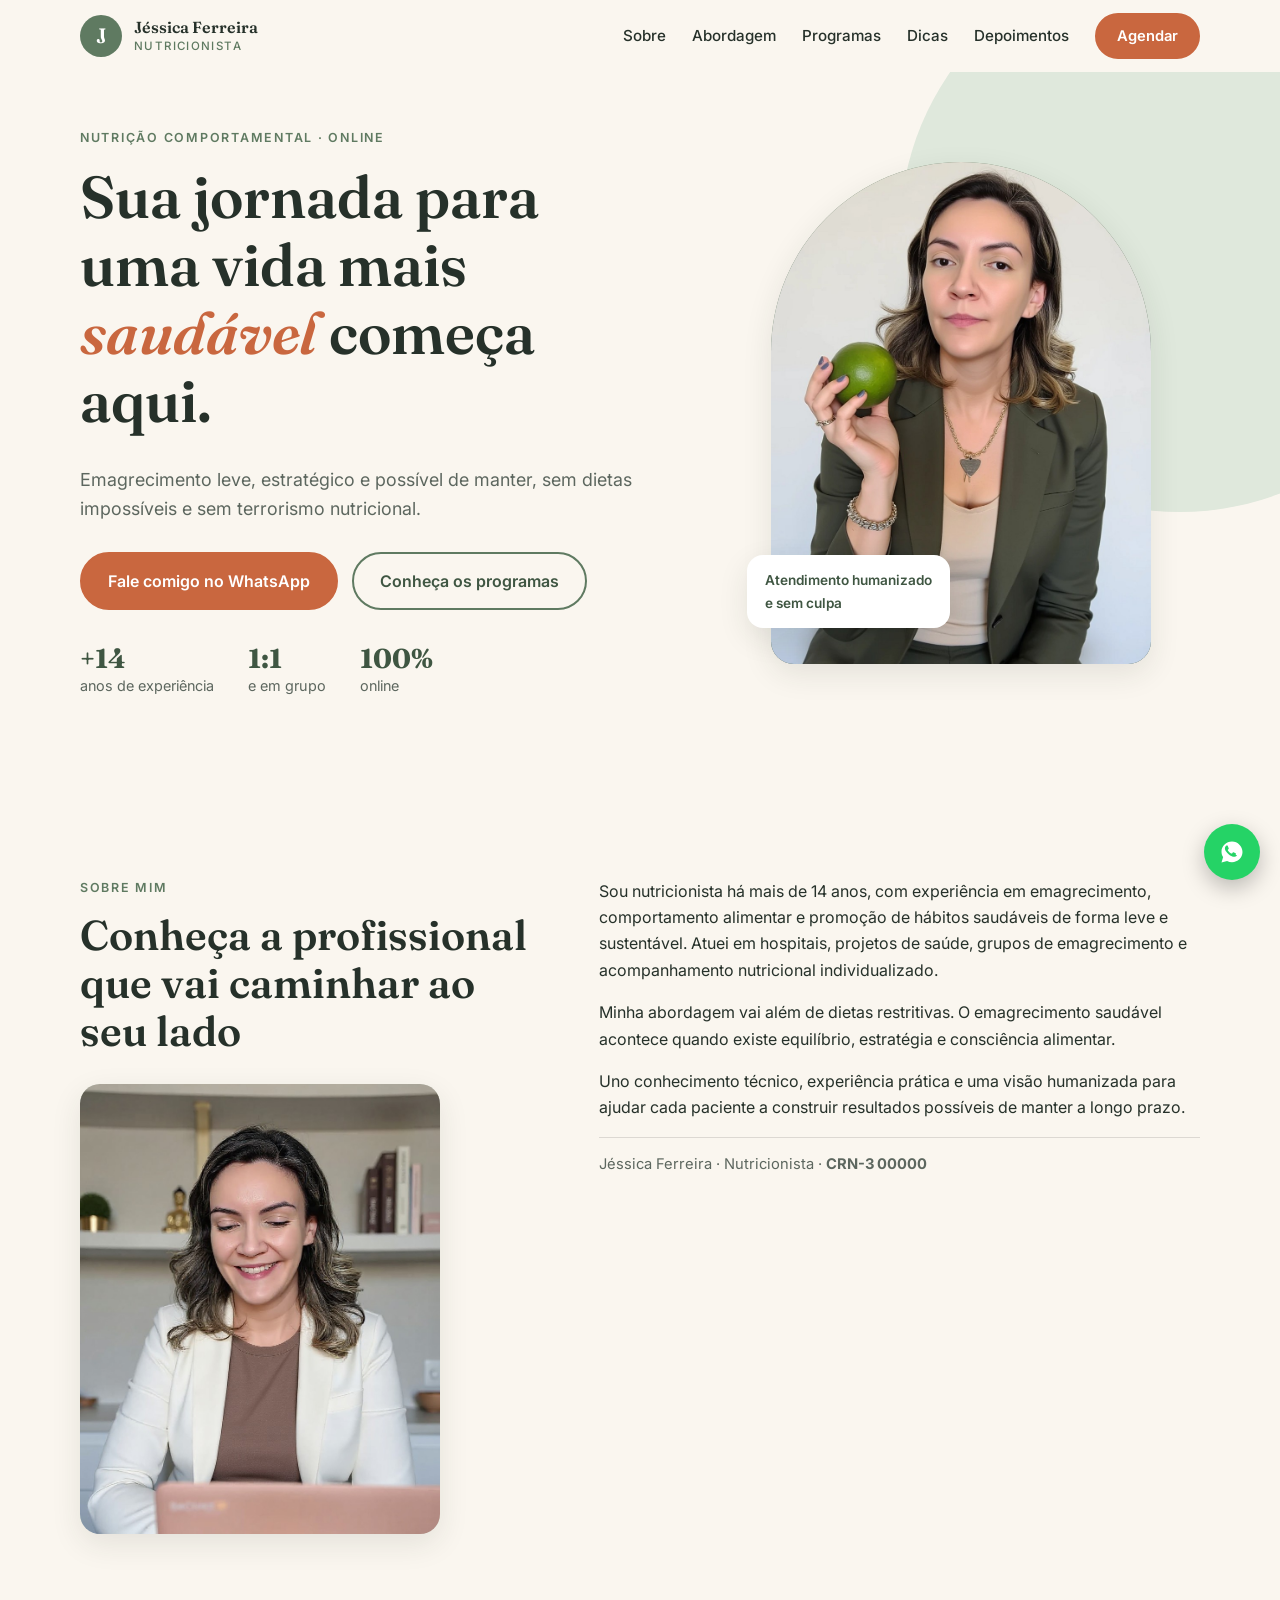
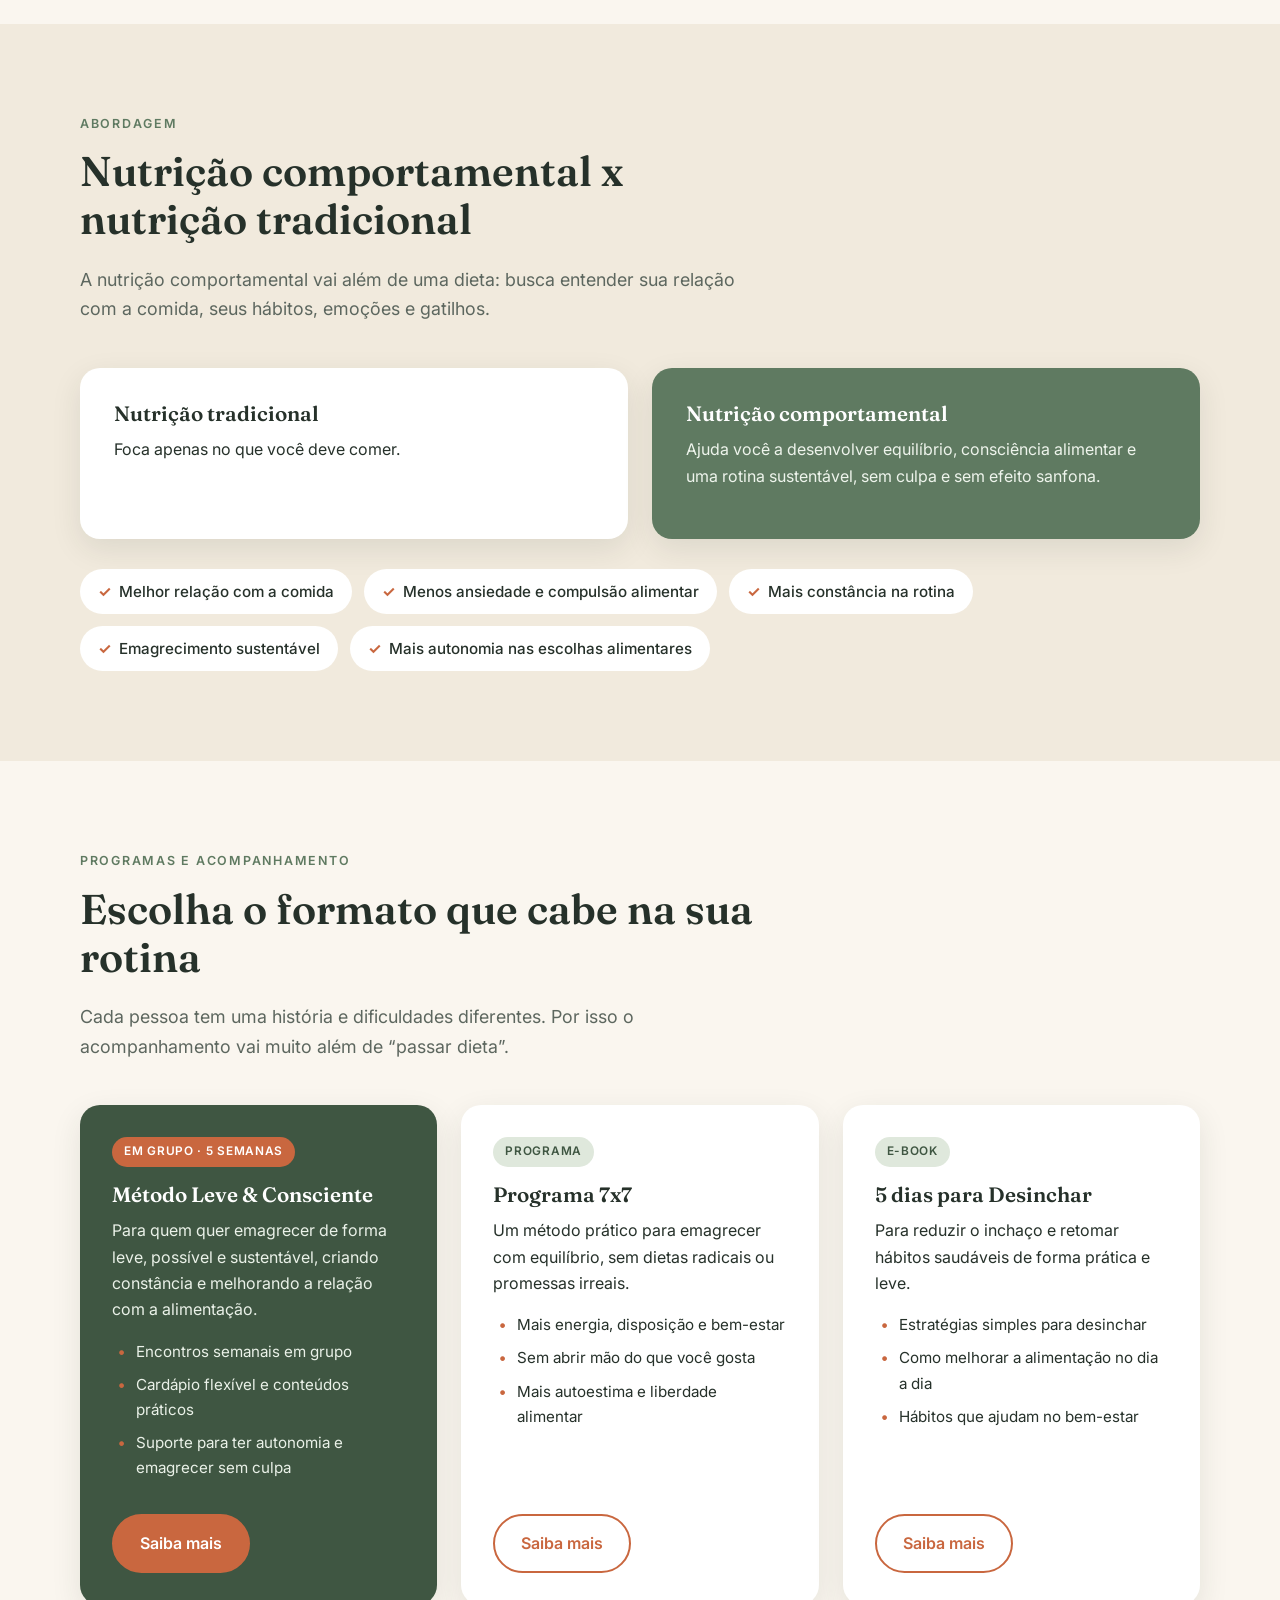
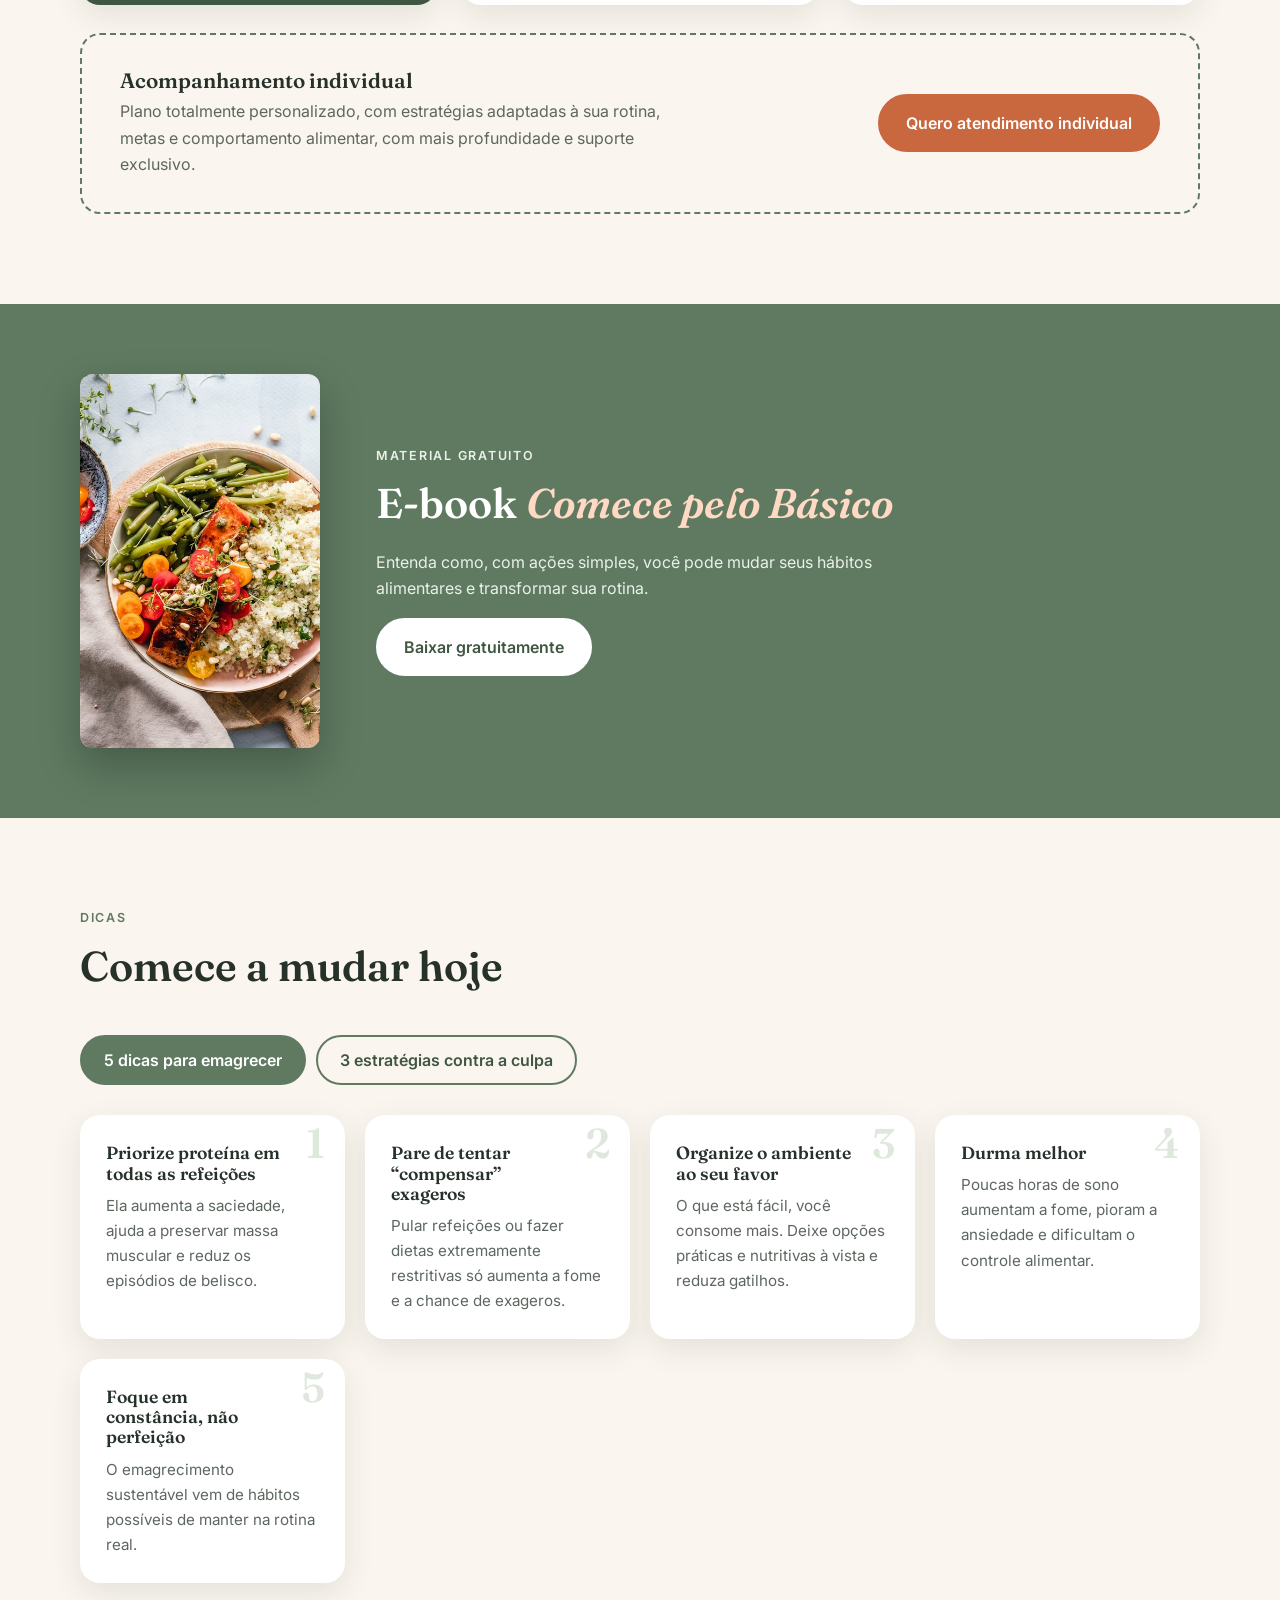
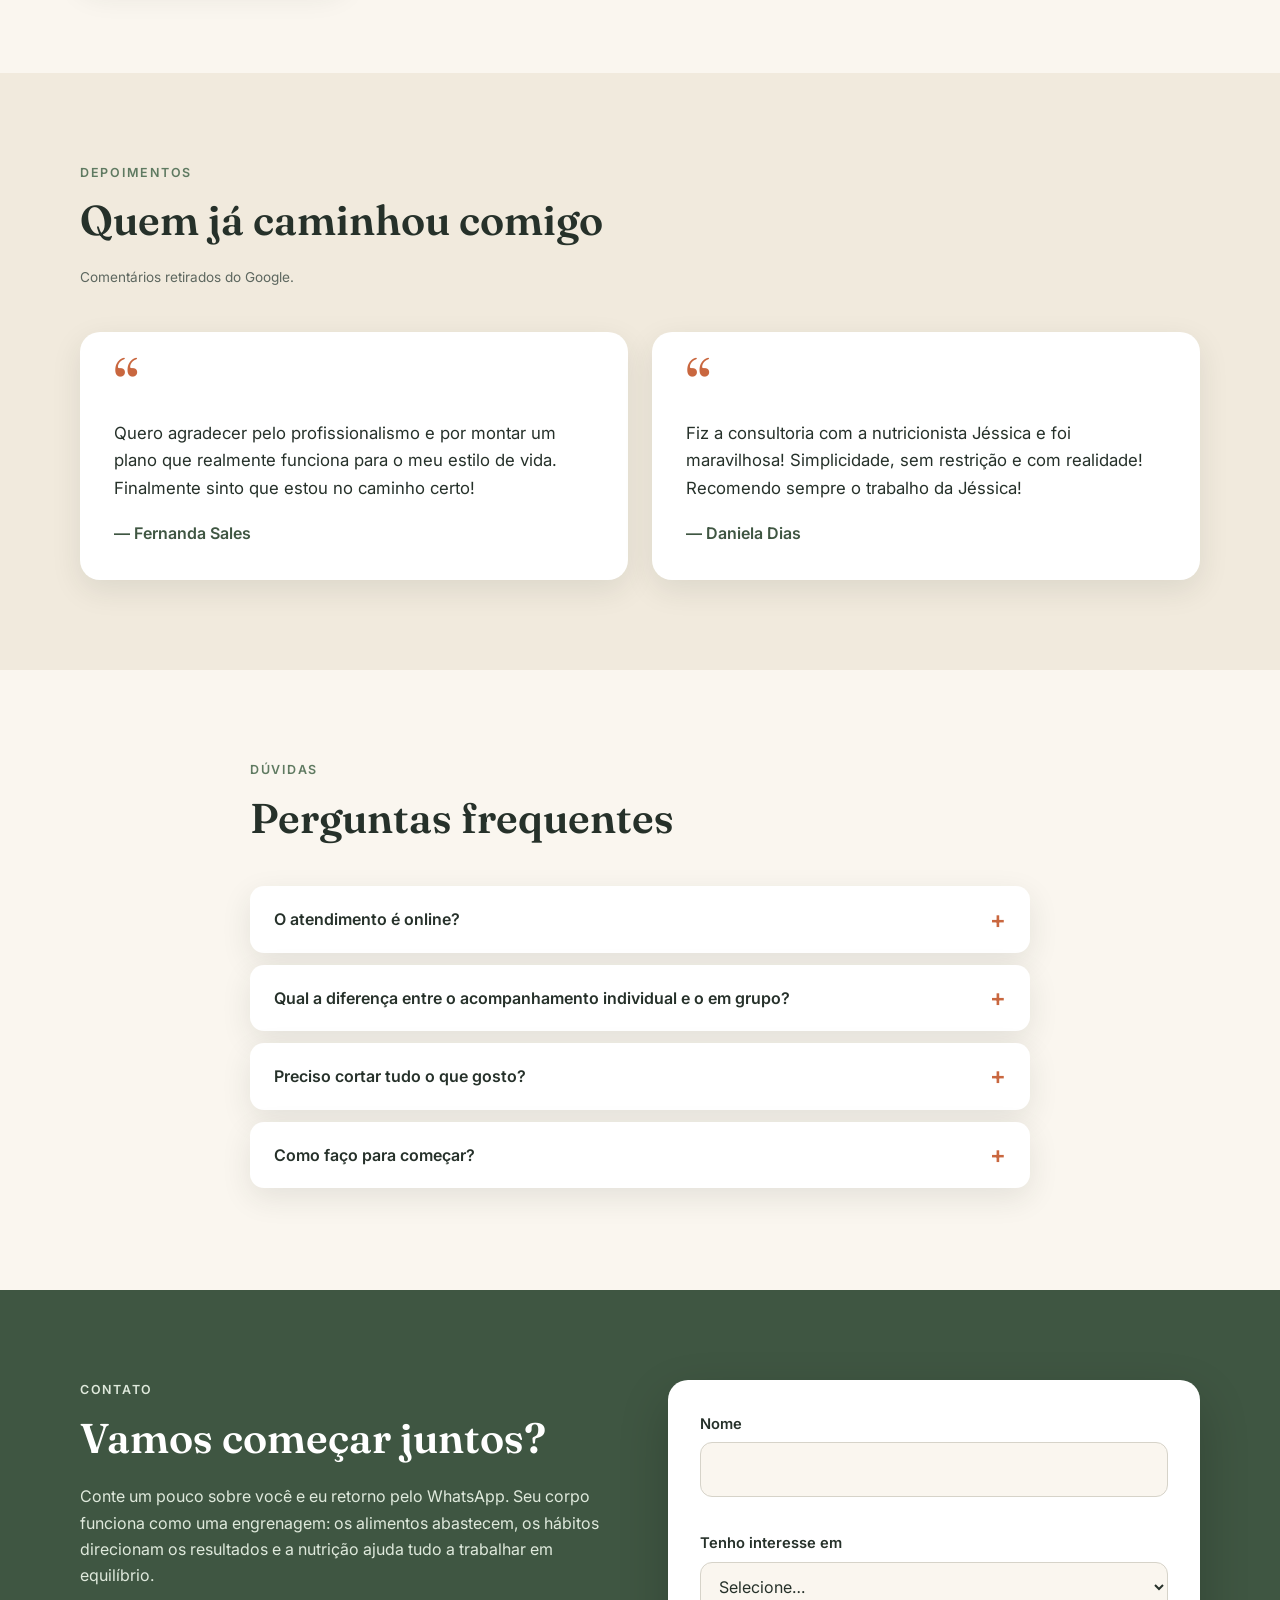
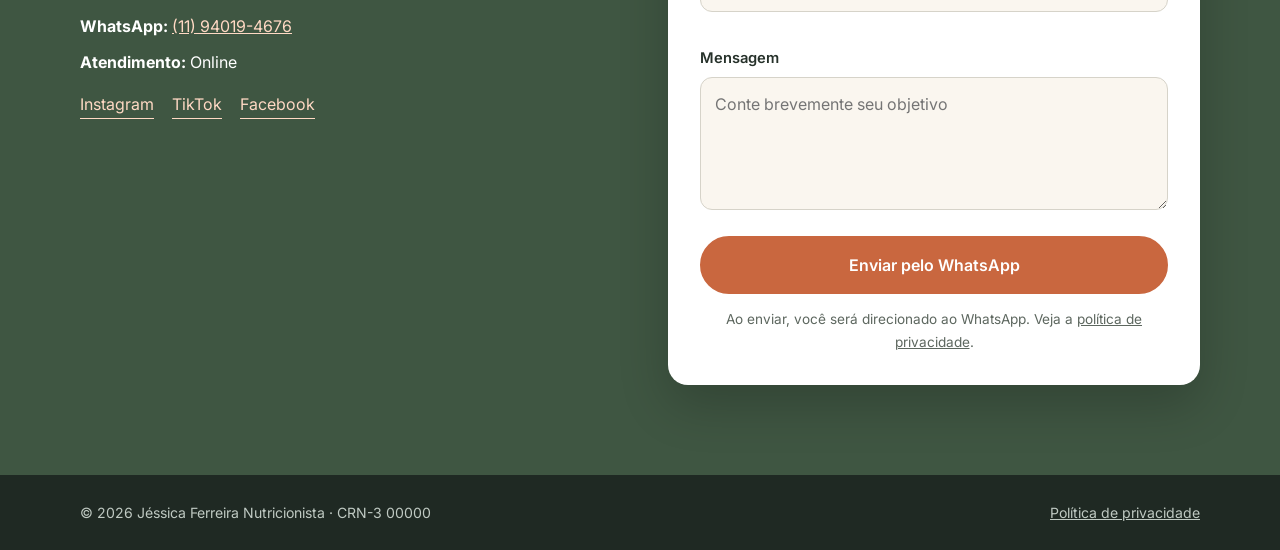
<file: index.html>
<!DOCTYPE html>
<html lang="pt-BR">
<head>
  <meta charset="UTF-8">
  <meta name="viewport" content="width=device-width, initial-scale=1.0">
  <title>Jéssica Ferreira | Nutricionista – Emagrecimento e Comportamento Alimentar</title>
  <meta name="description" content="Nutricionista há mais de 14 anos. Emagrecimento leve e sustentável, nutrição comportamental, acompanhamento individual e em grupo, online.">
  <meta name="theme-color" content="#5f7a61">
  <link rel="icon" href="favicon.ico">
  <link rel="apple-touch-icon" href="apple-touch-icon.png">

  <meta property="og:type" content="website">
  <meta property="og:title" content="Jéssica Ferreira | Nutricionista">
  <meta property="og:description" content="Emagrecimento leve, sem terrorismo nutricional. Atendimento online.">
  <meta property="og:image" content="img/jessica.jpg">

  <link rel="preconnect" href="https://fonts.googleapis.com">
  <link rel="preconnect" href="https://fonts.gstatic.com" crossorigin>
  <link href="https://fonts.googleapis.com/css2?family=Fraunces:ital,opsz,wght@0,9..144,500;0,9..144,600;1,9..144,500&family=Inter:wght@400;500;600&display=swap" rel="stylesheet">
  <link rel="stylesheet" href="style.css">
</head>
<body>

  <a class="skip-link" href="#conteudo">Ir para o conteúdo</a>

  <!-- CABEÇALHO -->
  <header class="header" id="topo">
    <div class="container header__inner">
      <a href="#topo" class="brand" aria-label="Jéssica Ferreira Nutricionista – início">
        <span class="brand__mark" aria-hidden="true">J</span>
        <span class="brand__text">Jéssica Ferreira<small>Nutricionista</small></span>
      </a>

      <button class="menu-toggle" id="menuToggle" aria-expanded="false" aria-controls="menu" aria-label="Abrir menu">
        <span></span><span></span><span></span>
      </button>

      <nav class="nav" id="menu" aria-label="Principal">
        <a href="#sobre">Sobre</a>
        <a href="#abordagem">Abordagem</a>
        <a href="#programas">Programas</a>
        <a href="#dicas">Dicas</a>
        <a href="#depoimentos">Depoimentos</a>
        <a href="#contato" class="btn btn--small">Agendar</a>
      </nav>
    </div>
  </header>

  <main id="conteudo">

    <!-- HERO -->
    <section class="hero">
      <div class="container hero__grid">
        <div class="hero__content reveal">
          <p class="eyebrow">Nutrição comportamental · Online</p>
          <h1>Sua jornada para uma vida mais <em>saudável</em> começa aqui.</h1>
          <p class="lead">Emagrecimento leve, estratégico e possível de manter, sem dietas impossíveis e sem terrorismo nutricional.</p>
          <div class="hero__actions">
            <a class="btn" href="https://wa.me/5511940194676?text=Ol%C3%A1%20J%C3%A9ssica!%20Vim%20pelo%20site%20e%20gostaria%20de%20saber%20mais." target="_blank" rel="noopener">Fale comigo no WhatsApp</a>
            <a class="btn btn--ghost" href="#programas">Conheça os programas</a>
          </div>
          <ul class="hero__stats" aria-label="Destaques">
            <li><strong>+14</strong> anos de experiência</li>
            <li><strong>1:1</strong> e em grupo</li>
            <li><strong>100%</strong> online</li>
          </ul>
        </div>

        <figure class="hero__photo reveal">
          <div class="photo-frame">
            <img src="img/jessica.jpg" alt="Jéssica Ferreira, nutricionista, segurando um limão" width="874" height="1300" fetchpriority="high">
          </div>
          <figcaption class="badge">Atendimento humanizado<br>e sem culpa</figcaption>
        </figure>
      </div>
    </section>

    <!-- SOBRE -->
    <section class="section" id="sobre">
      <div class="container about">
        <div class="about__title reveal">
          <p class="eyebrow">Sobre mim</p>
          <h2>Conheça a profissional que vai caminhar ao seu lado</h2>
          <figure class="about__photo">
            <img src="img/jessica-online.jpg" alt="Jéssica Ferreira atendendo online em seu computador" width="832" height="1248" loading="lazy">
          </figure>
        </div>
        <div class="about__text reveal">
          <p>Sou nutricionista há mais de 14 anos, com experiência em emagrecimento, comportamento alimentar e promoção de hábitos saudáveis de forma leve e sustentável. Atuei em hospitais, projetos de saúde, grupos de emagrecimento e acompanhamento nutricional individualizado.</p>
          <p>Minha abordagem vai além de dietas restritivas. O emagrecimento saudável acontece quando existe equilíbrio, estratégia e consciência alimentar.</p>
          <p>Uno conhecimento técnico, experiência prática e uma visão humanizada para ajudar cada paciente a construir resultados possíveis de manter a longo prazo.</p>
          <p class="about__reg">Jéssica Ferreira · Nutricionista · <strong>CRN-3 00000</strong></p>
        </div>
      </div>
    </section>

    <!-- ABORDAGEM -->
    <section class="section section--tint" id="abordagem">
      <div class="container">
        <div class="section__head reveal">
          <p class="eyebrow">Abordagem</p>
          <h2>Nutrição comportamental x nutrição tradicional</h2>
          <p class="lead">A nutrição comportamental vai além de uma dieta: busca entender sua relação com a comida, seus hábitos, emoções e gatilhos.</p>
        </div>

        <div class="compare">
          <article class="compare__card reveal">
            <h3>Nutrição tradicional</h3>
            <p>Foca apenas no que você deve comer.</p>
          </article>
          <article class="compare__card compare__card--main reveal">
            <h3>Nutrição comportamental</h3>
            <p>Ajuda você a desenvolver equilíbrio, consciência alimentar e uma rotina sustentável, sem culpa e sem efeito sanfona.</p>
          </article>
        </div>

        <ul class="benefits">
          <li class="reveal">Melhor relação com a comida</li>
          <li class="reveal">Menos ansiedade e compulsão alimentar</li>
          <li class="reveal">Mais constância na rotina</li>
          <li class="reveal">Emagrecimento sustentável</li>
          <li class="reveal">Mais autonomia nas escolhas alimentares</li>
        </ul>
      </div>
    </section>

    <!-- PROGRAMAS -->
    <section class="section" id="programas">
      <div class="container">
        <div class="section__head reveal">
          <p class="eyebrow">Programas e acompanhamento</p>
          <h2>Escolha o formato que cabe na sua rotina</h2>
          <p class="lead">Cada pessoa tem uma história e dificuldades diferentes. Por isso o acompanhamento vai muito além de “passar dieta”.</p>
        </div>

        <div class="cards">
          <article class="card card--featured reveal">
            <span class="tag">Em grupo · 5 semanas</span>
            <h3>Método Leve &amp; Consciente</h3>
            <p>Para quem quer emagrecer de forma leve, possível e sustentável, criando constância e melhorando a relação com a alimentação.</p>
            <ul>
              <li>Encontros semanais em grupo</li>
              <li>Cardápio flexível e conteúdos práticos</li>
              <li>Suporte para ter autonomia e emagrecer sem culpa</li>
            </ul>
            <a class="btn" href="https://wa.me/5511940194676?text=Ol%C3%A1!%20Quero%20saber%20mais%20sobre%20o%20M%C3%A9todo%20Leve%20%26%20Consciente." target="_blank" rel="noopener">Saiba mais</a>
          </article>

          <article class="card reveal">
            <span class="tag tag--alt">Programa</span>
            <h3>Programa 7x7</h3>
            <p>Um método prático para emagrecer com equilíbrio, sem dietas radicais ou promessas irreais.</p>
            <ul>
              <li>Mais energia, disposição e bem-estar</li>
              <li>Sem abrir mão do que você gosta</li>
              <li>Mais autoestima e liberdade alimentar</li>
            </ul>
            <a class="btn btn--outline" href="https://pay.kiwify.com.br/VgM2cUX" target="_blank" rel="noopener">Saiba mais</a>
          </article>

          <article class="card reveal">
            <span class="tag tag--alt">E-book</span>
            <h3>5 dias para Desinchar</h3>
            <p>Para reduzir o inchaço e retomar hábitos saudáveis de forma prática e leve.</p>
            <ul>
              <li>Estratégias simples para desinchar</li>
              <li>Como melhorar a alimentação no dia a dia</li>
              <li>Hábitos que ajudam no bem-estar</li>
            </ul>
            <a class="btn btn--outline" href="https://wa.me/5511940194676?text=Ol%C3%A1!%20Quero%20o%20e-book%205%20dias%20para%20Desinchar." target="_blank" rel="noopener">Saiba mais</a>
          </article>
        </div>

        <aside class="individual reveal">
          <div>
            <h3>Acompanhamento individual</h3>
            <p>Plano totalmente personalizado, com estratégias adaptadas à sua rotina, metas e comportamento alimentar, com mais profundidade e suporte exclusivo.</p>
          </div>
          <a class="btn" href="https://wa.me/5511940194676?text=Ol%C3%A1!%20Tenho%20interesse%20no%20acompanhamento%20individual." target="_blank" rel="noopener">Quero atendimento individual</a>
        </aside>
      </div>
    </section>

    <!-- EBOOK GRATUITO -->
    <section class="free">
      <div class="container free__inner">
        <div class="free__cover reveal">
          <img src="img/ebook-comece-pelo-basico.jpg" alt="Capa do e-book Comece pelo Básico" width="347" height="542" loading="lazy">
        </div>
        <div class="free__text reveal">
          <p class="eyebrow eyebrow--light">Material gratuito</p>
          <h2>E-book <em>Comece pelo Básico</em></h2>
          <p>Entenda como, com ações simples, você pode mudar seus hábitos alimentares e transformar sua rotina.</p>
          <a class="btn btn--light" href="https://drive.google.com/file/d/1v0nQ4JdVV7CbWNBeiR8uJQKEGoQdf-OI/view" target="_blank" rel="noopener">Baixar gratuitamente</a>
        </div>
      </div>
    </section>

    <!-- DICAS -->
    <section class="section" id="dicas">
      <div class="container">
        <div class="section__head reveal">
          <p class="eyebrow">Dicas</p>
          <h2>Comece a mudar hoje</h2>
        </div>

        <div class="tabs reveal" role="tablist" aria-label="Categorias de dicas">
          <button class="tabs__btn is-active" role="tab" aria-selected="true" aria-controls="tab-emagrecer" id="t1">5 dicas para emagrecer</button>
          <button class="tabs__btn" role="tab" aria-selected="false" aria-controls="tab-culpa" id="t2" tabindex="-1">3 estratégias contra a culpa</button>
        </div>

        <div class="tabs__panel is-active" id="tab-emagrecer" role="tabpanel" aria-labelledby="t1">
          <ol class="tips">
            <li><h3>Priorize proteína em todas as refeições</h3><p>Ela aumenta a saciedade, ajuda a preservar massa muscular e reduz os episódios de belisco.</p></li>
            <li><h3>Pare de tentar “compensar” exageros</h3><p>Pular refeições ou fazer dietas extremamente restritivas só aumenta a fome e a chance de exageros.</p></li>
            <li><h3>Organize o ambiente ao seu favor</h3><p>O que está fácil, você consome mais. Deixe opções práticas e nutritivas à vista e reduza gatilhos.</p></li>
            <li><h3>Durma melhor</h3><p>Poucas horas de sono aumentam a fome, pioram a ansiedade e dificultam o controle alimentar.</p></li>
            <li><h3>Foque em constância, não perfeição</h3><p>O emagrecimento sustentável vem de hábitos possíveis de manter na rotina real.</p></li>
          </ol>
        </div>

        <div class="tabs__panel" id="tab-culpa" role="tabpanel" aria-labelledby="t2" hidden>
          <ol class="tips">
            <li><h3>Pare de tratar um deslize como fracasso</h3><p>Uma refeição fora do planejado não define o seu resultado. O que atrasa é abandonar a rotina por culpa.</p></li>
            <li><h3>Crie metas pequenas e possíveis</h3><p>Pequenas vitórias diárias transformam a motivação em constância.</p></li>
            <li><h3>Aprenda a comer sem punição</h3><p>Quanto mais culpa, maior a chance de compulsão e efeito sanfona. Alimentação saudável também precisa ser leve.</p></li>
          </ol>
        </div>
      </div>
    </section>

    <!-- DEPOIMENTOS -->
    <section class="section section--tint" id="depoimentos">
      <div class="container">
        <div class="section__head reveal">
          <p class="eyebrow">Depoimentos</p>
          <h2>Quem já caminhou comigo</h2>
          <p class="small">Comentários retirados do Google.</p>
        </div>
        <div class="quotes">
          <blockquote class="quote reveal">
            <p>Quero agradecer pelo profissionalismo e por montar um plano que realmente funciona para o meu estilo de vida. Finalmente sinto que estou no caminho certo!</p>
            <footer>Fernanda Sales</footer>
          </blockquote>
          <blockquote class="quote reveal">
            <p>Fiz a consultoria com a nutricionista Jéssica e foi maravilhosa! Simplicidade, sem restrição e com realidade! Recomendo sempre o trabalho da Jéssica!</p>
            <footer>Daniela Dias</footer>
          </blockquote>
        </div>
      </div>
    </section>

    <!-- FAQ -->
    <section class="section" id="duvidas">
      <div class="container container--narrow">
        <div class="section__head reveal">
          <p class="eyebrow">Dúvidas</p>
          <h2>Perguntas frequentes</h2>
        </div>
        <div class="faq reveal">
          <details>
            <summary>O atendimento é online?</summary>
            <p>Sim. Os acompanhamentos são feitos de forma online, com encontros por vídeo e suporte pelo WhatsApp.</p>
          </details>
          <details>
            <summary>Qual a diferença entre o acompanhamento individual e o em grupo?</summary>
            <p>No individual, o plano é totalmente personalizado, com suporte exclusivo. No grupo, você tem um método prático e acessível, orientação profissional e a motivação de quem vive o mesmo processo.</p>
          </details>
          <details>
            <summary>Preciso cortar tudo o que gosto?</summary>
            <p>Não. A proposta é equilíbrio e consciência alimentar, sem restrições extremas.</p>
          </details>
          <details>
            <summary>Como faço para começar?</summary>
            <p>É só chamar no WhatsApp ou preencher o formulário abaixo. Eu retorno com os próximos passos.</p>
          </details>
        </div>
      </div>
    </section>

    <!-- CONTATO -->
    <section class="section contact" id="contato">
      <div class="container contact__grid">
        <div class="contact__info reveal">
          <p class="eyebrow eyebrow--light">Contato</p>
          <h2>Vamos começar juntos?</h2>
          <p>Conte um pouco sobre você e eu retorno pelo WhatsApp. Seu corpo funciona como uma engrenagem: os alimentos abastecem, os hábitos direcionam os resultados e a nutrição ajuda tudo a trabalhar em equilíbrio.</p>
          <ul class="contact__list">
            <li><strong>WhatsApp:</strong> <a href="https://wa.me/5511940194676" target="_blank" rel="noopener">(11) 94019-4676</a></li>
            <li><strong>Atendimento:</strong> Online</li>
            <li class="social">
              <a href="https://www.instagram.com/jehferreiranutri/" target="_blank" rel="noopener">Instagram</a>
              <a href="https://www.tiktok.com/@jehferreiranutri" target="_blank" rel="noopener">TikTok</a>
              <a href="https://www.facebook.com/jehferreiranutri/about" target="_blank" rel="noopener">Facebook</a>
            </li>
          </ul>
        </div>

        <form class="form reveal" id="contactForm" novalidate>
          <div class="field">
            <label for="nome">Nome</label>
            <input type="text" id="nome" name="nome" autocomplete="name" required>
            <small class="error" aria-live="polite"></small>
          </div>
          <div class="field">
            <label for="interesse">Tenho interesse em</label>
            <select id="interesse" name="interesse" required>
              <option value="">Selecione…</option>
              <option>Acompanhamento individual</option>
              <option>Método Leve &amp; Consciente (grupo)</option>
              <option>Programa 7x7</option>
              <option>E-book 5 dias para Desinchar</option>
              <option>Outro assunto</option>
            </select>
            <small class="error" aria-live="polite"></small>
          </div>
          <div class="field">
            <label for="mensagem">Mensagem</label>
            <textarea id="mensagem" name="mensagem" rows="4" placeholder="Conte brevemente seu objetivo"></textarea>
          </div>
          <button class="btn btn--block" type="submit">Enviar pelo WhatsApp</button>
          <p class="small">Ao enviar, você será direcionado ao WhatsApp. Veja a <a href="privacidade.html">política de privacidade</a>.</p>
        </form>
      </div>
    </section>
  </main>

  <!-- RODAPÉ -->
  <footer class="footer">
    <div class="container footer__inner">
      <p>© <span id="ano">2026</span> Jéssica Ferreira Nutricionista · CRN-3 00000</p>
      <p><a href="privacidade.html">Política de privacidade</a></p>
    </div>
  </footer>

  <a class="whats-float" href="https://wa.me/5511940194676" target="_blank" rel="noopener" aria-label="Conversar no WhatsApp">
    <svg viewBox="0 0 32 32" width="28" height="28" aria-hidden="true"><path fill="currentColor" d="M16 4C9.400 4 4 9.200 4 15.600c0 2.300.7 4.400 1.900 6.200L4 28l6.400-1.700c1.700.9 3.600 1.400 5.600 1.400 6.600 0 12-5.200 12-11.600S22.600 4 16 4zm5.800 15.800c-.3.800-1.700 1.500-2.400 1.600-.6.100-1.400.1-2.200-.1-.5-.2-1.200-.4-2-.8-3.500-1.500-5.700-5-5.900-5.200-.2-.2-1.400-1.800-1.400-3.400s.9-2.400 1.200-2.800c.3-.3.600-.4.800-.4h.6c.2 0 .5-.1.700.5l1 2.400c.1.200.1.400 0 .6l-.4.600-.5.600c-.2.200-.3.400-.1.700.2.300.8 1.300 1.700 2.100 1.200 1 2.200 1.400 2.500 1.500.3.200.5.100.7-.1l1-1.200c.2-.3.400-.2.700-.1l2.200 1.100c.3.100.5.200.5.400.1.100.1.800-.3 1.500z"/></svg>
  </a>

  <script src="script.js"></script>
</body>
</html>
</file>
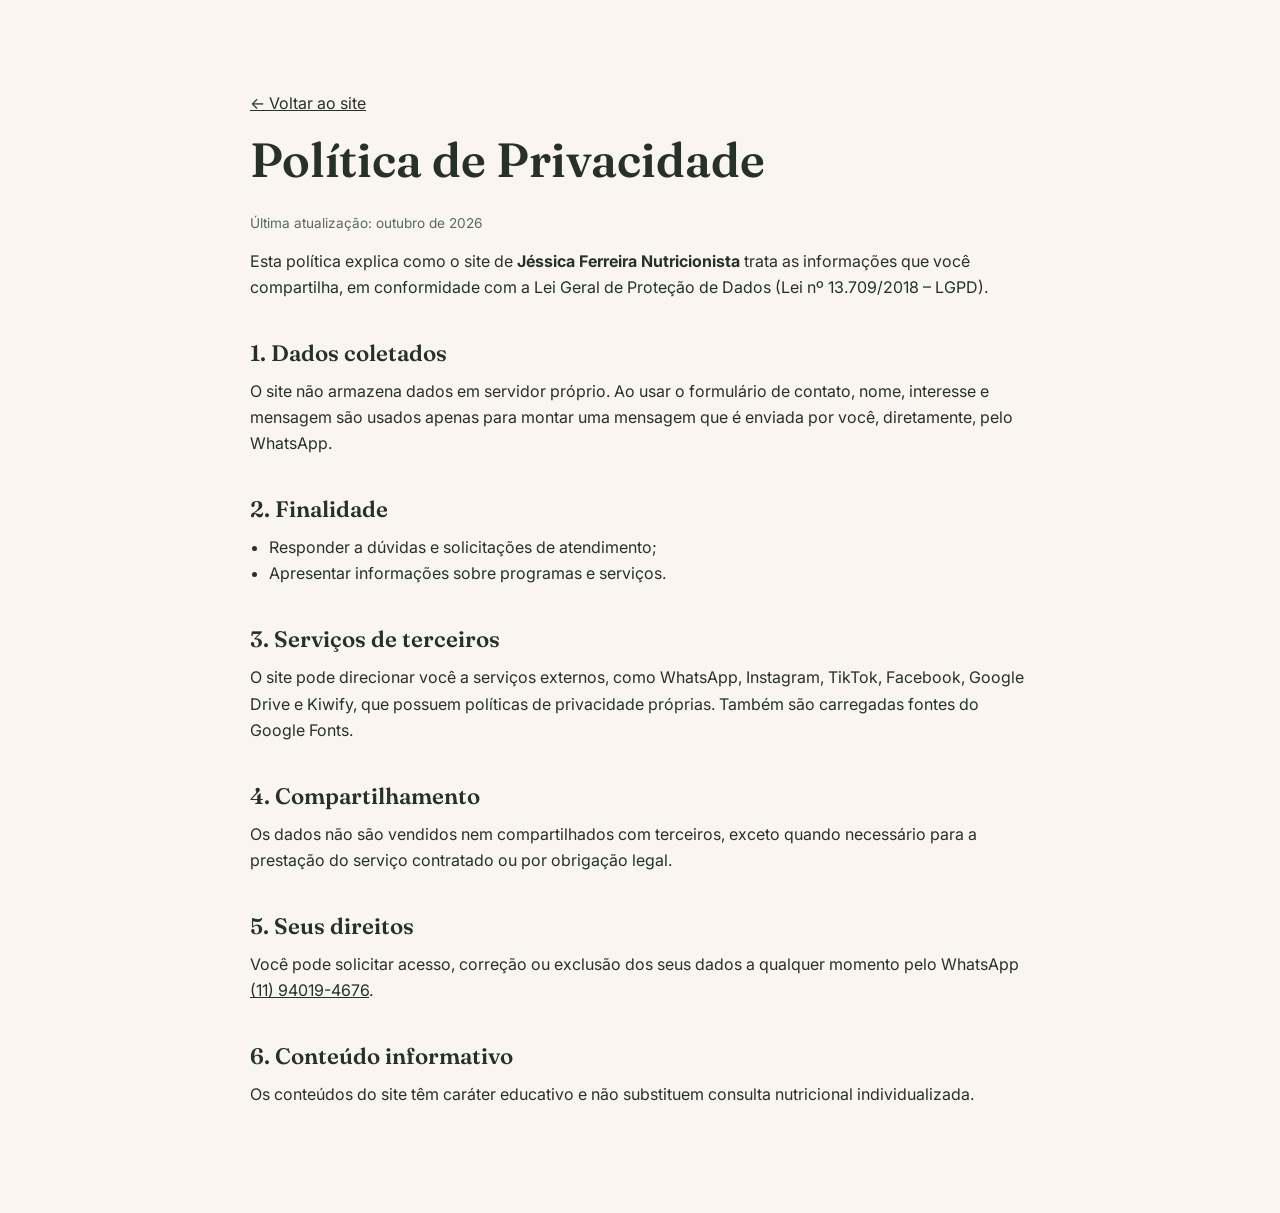
<file: privacidade.html>
<!DOCTYPE html>
<html lang="pt-BR">
<head>
  <meta charset="UTF-8">
  <meta name="viewport" content="width=device-width, initial-scale=1.0">
  <title>Política de Privacidade | Jéssica Ferreira Nutricionista</title>
  <meta name="description" content="Como os dados enviados pelo site são utilizados.">
  <link rel="icon" href="favicon.ico">
  <link rel="preconnect" href="https://fonts.googleapis.com">
  <link rel="preconnect" href="https://fonts.gstatic.com" crossorigin>
  <link href="https://fonts.googleapis.com/css2?family=Fraunces:wght@500;600&family=Inter:wght@400;500;600&display=swap" rel="stylesheet">
  <link rel="stylesheet" href="style.css">
</head>
<body>
  <main class="page">
    <div class="container container--narrow">
      <p><a href="index.html">← Voltar ao site</a></p>
      <h1>Política de Privacidade</h1>
      <p class="small">Última atualização: outubro de 2026</p>

      <p>Esta política explica como o site de <strong>Jéssica Ferreira Nutricionista</strong> trata as informações que você compartilha, em conformidade com a Lei Geral de Proteção de Dados (Lei nº 13.709/2018 – LGPD).</p>

      <h2>1. Dados coletados</h2>
      <p>O site não armazena dados em servidor próprio. Ao usar o formulário de contato, nome, interesse e mensagem são usados apenas para montar uma mensagem que é enviada por você, diretamente, pelo WhatsApp.</p>

      <h2>2. Finalidade</h2>
      <ul>
        <li>Responder a dúvidas e solicitações de atendimento;</li>
        <li>Apresentar informações sobre programas e serviços.</li>
      </ul>

      <h2>3. Serviços de terceiros</h2>
      <p>O site pode direcionar você a serviços externos, como WhatsApp, Instagram, TikTok, Facebook, Google Drive e Kiwify, que possuem políticas de privacidade próprias. Também são carregadas fontes do Google Fonts.</p>

      <h2>4. Compartilhamento</h2>
      <p>Os dados não são vendidos nem compartilhados com terceiros, exceto quando necessário para a prestação do serviço contratado ou por obrigação legal.</p>

      <h2>5. Seus direitos</h2>
      <p>Você pode solicitar acesso, correção ou exclusão dos seus dados a qualquer momento pelo WhatsApp <a href="https://wa.me/5511940194676">(11) 94019-4676</a>.</p>

      <h2>6. Conteúdo informativo</h2>
      <p>Os conteúdos do site têm caráter educativo e não substituem consulta nutricional individualizada.</p>
    </div>
  </main>
</body>
</html>
</file>
<file: style.css>
/* ==========================================================
   Jéssica Ferreira Nutricionista – style.css
   ========================================================== */

:root {
  --cream: #faf6ef;
  --cream-2: #f1eadd;
  --sage: #5f7a61;
  --sage-dark: #3f5642;
  --sage-light: #dfe8dc;
  --terracotta: #c9673f;
  --terracotta-dark: #a95030;
  --ink: #26312a;
  --muted: #5d675f;
  --white: #ffffff;

  --radius: 20px;
  --shadow: 0 10px 30px rgba(38, 49, 42, .10);
  --font-title: "Fraunces", Georgia, serif;
  --font-body: "Inter", system-ui, -apple-system, "Segoe UI", sans-serif;
  --header-h: 72px;
}

*, *::before, *::after { box-sizing: border-box; }
html { scroll-behavior: smooth; scroll-padding-top: calc(var(--header-h) + 8px); }
body {
  margin: 0;
  font-family: var(--font-body);
  color: var(--ink);
  background: var(--cream);
  line-height: 1.65;
  -webkit-font-smoothing: antialiased;
}
img { max-width: 100%; display: block; }
a { color: inherit; }
ul, ol { margin: 0; padding: 0; }
h1, h2, h3 { font-family: var(--font-title); line-height: 1.15; margin: 0 0 .5em; font-weight: 600; }
h1 { font-size: clamp(2.2rem, 5vw, 3.7rem); }
h2 { font-size: clamp(1.8rem, 3.6vw, 2.6rem); }
h3 { font-size: 1.3rem; }
h1 em, h2 em { color: var(--terracotta); font-style: italic; }
p { margin: 0 0 1em; }

.container { width: min(1120px, 100% - 40px); margin-inline: auto; }
.container--narrow { width: min(780px, 100% - 40px); }

.skip-link { position: absolute; left: -999px; top: 8px; background: var(--ink); color: #fff; padding: 8px 14px; border-radius: 8px; z-index: 200; }
.skip-link:focus { left: 8px; }

:focus-visible { outline: 3px solid var(--terracotta); outline-offset: 3px; border-radius: 6px; }

/* ---------- Botões ---------- */
.btn {
  display: inline-block;
  padding: 14px 26px;
  background: var(--terracotta);
  color: #fff;
  text-decoration: none;
  font-weight: 600;
  border: 2px solid var(--terracotta);
  border-radius: 999px;
  cursor: pointer;
  font: inherit;
  font-weight: 600;
  transition: transform .2s, background .2s, color .2s, border-color .2s;
}
.btn:hover { background: var(--terracotta-dark); border-color: var(--terracotta-dark); transform: translateY(-2px); }
.btn--ghost { background: transparent; color: var(--sage-dark); border-color: var(--sage); }
.btn--ghost:hover { background: var(--sage); color: #fff; border-color: var(--sage); }
.btn--outline { background: transparent; color: var(--terracotta); }
.btn--outline:hover { color: #fff; }
.btn--light { background: #fff; color: var(--sage-dark); border-color: #fff; }
.btn--light:hover { background: var(--cream-2); border-color: var(--cream-2); }
.btn--small { padding: 9px 20px; font-size: .92rem; }
.btn--block { width: 100%; text-align: center; }

.eyebrow {
  text-transform: uppercase;
  letter-spacing: .14em;
  font-size: .78rem;
  font-weight: 600;
  color: var(--sage);
  margin-bottom: 14px;
}
.eyebrow--light { color: #cfe0cc; }
.lead { font-size: 1.12rem; color: var(--muted); max-width: 60ch; }
.small { font-size: .85rem; color: var(--muted); }

/* ---------- Header ---------- */
.header {
  position: sticky; top: 0; z-index: 100;
  height: var(--header-h);
  background: rgba(250, 246, 239, .92);
  backdrop-filter: blur(10px);
  transition: box-shadow .3s;
}
.header.is-scrolled { box-shadow: 0 2px 18px rgba(38, 49, 42, .09); }
.header__inner { height: 100%; display: flex; align-items: center; justify-content: space-between; }

.brand { display: flex; align-items: center; gap: 12px; text-decoration: none; }
.brand__mark {
  width: 42px; height: 42px; border-radius: 50%;
  background: var(--sage); color: #fff;
  display: grid; place-items: center;
  font-family: var(--font-title); font-size: 1.3rem; font-weight: 600;
}
.brand__text { display: flex; flex-direction: column; font-family: var(--font-title); font-weight: 600; line-height: 1.1; }
.brand__text small { font-family: var(--font-body); font-weight: 500; font-size: .72rem; letter-spacing: .12em; text-transform: uppercase; color: var(--sage); margin-top: 3px; }

.nav { display: flex; align-items: center; gap: 26px; }
.nav a:not(.btn) { text-decoration: none; font-size: .95rem; font-weight: 500; position: relative; padding: 4px 0; }
.nav a:not(.btn)::after {
  content: ""; position: absolute; left: 0; bottom: 0; height: 2px; width: 0;
  background: var(--terracotta); transition: width .25s;
}
.nav a:not(.btn):hover::after, .nav a.is-active::after { width: 100%; }

.menu-toggle { display: none; background: none; border: 0; width: 44px; height: 44px; cursor: pointer; padding: 10px; }
.menu-toggle span { display: block; height: 2px; background: var(--ink); margin: 6px 0; transition: transform .3s, opacity .3s; }
.menu-toggle[aria-expanded="true"] span:nth-child(1) { transform: translateY(8px) rotate(45deg); }
.menu-toggle[aria-expanded="true"] span:nth-child(2) { opacity: 0; }
.menu-toggle[aria-expanded="true"] span:nth-child(3) { transform: translateY(-8px) rotate(-45deg); }

/* ---------- Hero ---------- */
.hero { padding: 56px 0 90px; position: relative; overflow: hidden; }
.hero::before {
  content: ""; position: absolute; right: -180px; top: -120px;
  width: 560px; height: 560px; border-radius: 50%;
  background: var(--sage-light); z-index: 0;
}
.hero__grid { position: relative; z-index: 1; display: grid; grid-template-columns: 1.1fr .9fr; gap: 56px; align-items: center; }
.hero__actions { display: flex; flex-wrap: wrap; gap: 14px; margin: 28px 0 34px; }
.hero__stats { list-style: none; display: flex; flex-wrap: wrap; gap: 14px 34px; color: var(--muted); font-size: .9rem; }
.hero__stats strong { display: block; font-family: var(--font-title); font-size: 1.7rem; color: var(--sage-dark); line-height: 1.1; }

.hero__photo { margin: 0; position: relative; justify-self: center; }
.photo-frame {
  width: min(380px, 80vw); aspect-ratio: 454 / 600;
  border-radius: 200px 200px 24px 24px;
  overflow: hidden; background: linear-gradient(160deg, var(--sage), var(--sage-dark));
  box-shadow: var(--shadow);
}
.photo-frame img { width: 100%; height: 100%; object-fit: cover; object-position: center 18%; }
.badge {
  position: absolute; left: -24px; bottom: 36px;
  background: #fff; padding: 14px 18px; border-radius: 16px;
  box-shadow: var(--shadow); font-size: .85rem; font-weight: 600; color: var(--sage-dark);
}

/* ---------- Seções ---------- */
.section { padding: 90px 0; }
.section--tint { background: var(--cream-2); }
.section__head { max-width: 680px; margin-bottom: 44px; }

/* Sobre */
.about { display: grid; grid-template-columns: 1fr 1.3fr; gap: 56px; align-items: start; }
.about__photo { margin: 28px 0 0; max-width: 360px; aspect-ratio: 4 / 5; border-radius: var(--radius); overflow: hidden; box-shadow: var(--shadow); background: var(--sage-light); }
.about__photo img { width: 100%; height: 100%; object-fit: cover; object-position: center 20%; }
.about__reg { padding-top: 14px; border-top: 1px solid rgba(0,0,0,.12); font-size: .92rem; color: var(--muted); }

/* Comparativo */
.compare { display: grid; grid-template-columns: repeat(2, 1fr); gap: 24px; }
.compare__card { padding: 34px; background: #fff; border-radius: var(--radius); box-shadow: var(--shadow); }
.compare__card--main { background: var(--sage); color: #fff; }
.compare__card--main p { color: #eef4ec; }
.benefits { list-style: none; display: flex; flex-wrap: wrap; gap: 12px; margin-top: 30px; }
.benefits li { background: #fff; padding: 10px 18px; border-radius: 999px; font-weight: 500; font-size: .95rem; }
.benefits li::before { content: "✓"; color: var(--terracotta); margin-right: 8px; font-weight: 700; }

/* Cards de programas */
.cards { display: grid; grid-template-columns: repeat(3, 1fr); gap: 24px; align-items: stretch; }
.card {
  background: #fff; border-radius: var(--radius); padding: 32px;
  box-shadow: var(--shadow); display: flex; flex-direction: column;
  transition: transform .25s;
}
.card:hover { transform: translateY(-6px); }
.card ul { list-style: none; margin: 0 0 26px; flex: 1; }
.card li { padding-left: 24px; position: relative; margin-bottom: 8px; font-size: .95rem; }
.card li::before { content: "•"; position: absolute; left: 6px; color: var(--terracotta); font-weight: 700; }
.card .btn { align-self: flex-start; }
.card--featured { background: var(--sage-dark); color: #fff; }
.card--featured p, .card--featured li { color: #eaf1e8; }
.tag { align-self: flex-start; background: var(--terracotta); color: #fff; font-size: .74rem; font-weight: 600; letter-spacing: .06em; text-transform: uppercase; padding: 5px 12px; border-radius: 999px; margin-bottom: 16px; }
.tag--alt { background: var(--sage-light); color: var(--sage-dark); }

.individual {
  margin-top: 28px; padding: 34px 38px;
  border: 2px dashed var(--sage); border-radius: var(--radius);
  display: flex; justify-content: space-between; align-items: center; gap: 24px; flex-wrap: wrap;
}
.individual h3 { margin-bottom: 6px; }
.individual p { margin: 0; max-width: 56ch; color: var(--muted); }

/* E-book gratuito */
.free { background: var(--sage); color: #fff; padding: 70px 0; }
.free__inner { display: grid; grid-template-columns: 240px 1fr; gap: 56px; align-items: center; }
.free__cover { background: var(--sage-dark); border-radius: 12px; box-shadow: 0 18px 40px rgba(0,0,0,.25); transform: rotate(-3deg); overflow: hidden; aspect-ratio: 347 / 542; }
.free__cover img { width: 100%; height: 100%; object-fit: cover; }
.free__text p { max-width: 52ch; color: #eaf1e8; }
.free__text h2 em { color: #ffd9c4; }

/* Dicas */
.tabs { display: flex; flex-wrap: wrap; gap: 10px; margin-bottom: 30px; }
.tabs__btn {
  background: transparent; border: 2px solid var(--sage); color: var(--sage-dark);
  padding: 10px 22px; border-radius: 999px; font: inherit; font-weight: 600; cursor: pointer; transition: .2s;
}
.tabs__btn:hover { background: var(--sage-light); }
.tabs__btn.is-active { background: var(--sage); color: #fff; }
.tabs__panel[hidden] { display: none; }
.tips { list-style: none; counter-reset: tip; display: grid; grid-template-columns: repeat(auto-fit, minmax(260px, 1fr)); gap: 20px; }
.tips li {
  counter-increment: tip; background: #fff; border-radius: var(--radius);
  padding: 28px 26px 26px; box-shadow: var(--shadow); position: relative;
}
.tips li::before {
  content: counter(tip); font-family: var(--font-title); font-size: 2.6rem; font-weight: 600;
  color: var(--sage-light); position: absolute; right: 20px; top: 8px; line-height: 1;
}
.tips h3 { font-size: 1.1rem; padding-right: 36px; }
.tips p { margin: 0; color: var(--muted); font-size: .95rem; }

/* Depoimentos */
.quotes { display: grid; grid-template-columns: repeat(2, 1fr); gap: 24px; }
.quote { margin: 0; background: #fff; border-radius: var(--radius); padding: 34px; box-shadow: var(--shadow); position: relative; }
.quote::before { content: "“"; font-family: var(--font-title); font-size: 4.5rem; color: var(--terracotta); line-height: .6; display: block; margin-bottom: 10px; }
.quote p { font-size: 1.05rem; }
.quote footer { font-weight: 600; color: var(--sage-dark); }
.quote footer::before { content: "— "; }

/* FAQ */
.faq details { background: #fff; border-radius: 14px; margin-bottom: 12px; box-shadow: var(--shadow); overflow: hidden; }
.faq summary { cursor: pointer; padding: 20px 56px 20px 24px; font-weight: 600; list-style: none; position: relative; }
.faq summary::-webkit-details-marker { display: none; }
.faq summary::after { content: "+"; position: absolute; right: 24px; top: 50%; transform: translateY(-50%); font-size: 1.5rem; color: var(--terracotta); transition: transform .25s; }
.faq details[open] summary::after { transform: translateY(-50%) rotate(45deg); }
.faq details p { padding: 0 24px 20px; margin: 0; color: var(--muted); }

/* Contato */
.contact { background: var(--sage-dark); color: #fff; }
.contact__grid { display: grid; grid-template-columns: 1fr 1fr; gap: 56px; align-items: start; }
.contact__info p { color: #dfe9dc; }
.contact__list { list-style: none; margin-top: 24px; }
.contact__list li { margin-bottom: 10px; }
.contact__list a { color: #ffd9c4; }
.social { display: flex; gap: 18px; flex-wrap: wrap; margin-top: 16px; }
.social a { text-decoration: none; border-bottom: 1px solid currentColor; }

.form { background: #fff; color: var(--ink); padding: 32px; border-radius: var(--radius); box-shadow: 0 20px 50px rgba(0,0,0,.2); }
.field { margin-bottom: 18px; }
.field label { display: block; font-weight: 600; margin-bottom: 6px; font-size: .92rem; }
.field input, .field select, .field textarea {
  width: 100%; padding: 13px 14px; border: 1.5px solid #d6d3c9; border-radius: 12px;
  font: inherit; background: var(--cream); color: var(--ink);
}
.field input:focus, .field select:focus, .field textarea:focus { outline: none; border-color: var(--sage); box-shadow: 0 0 0 3px var(--sage-light); }
.field.has-error input, .field.has-error select { border-color: #b3261e; }
.error { color: #b3261e; font-size: .8rem; display: block; min-height: 1em; margin-top: 4px; }
.form .small { margin: 14px 0 0; text-align: center; }

/* Rodapé */
.footer { background: #1f2923; color: #bfc9c2; padding: 26px 0; font-size: .88rem; }
.footer__inner { display: flex; justify-content: space-between; flex-wrap: wrap; gap: 10px; }
.footer p { margin: 0; }

/* WhatsApp flutuante */
.whats-float {
  position: fixed; right: 20px; bottom: 20px; z-index: 90;
  width: 56px; height: 56px; border-radius: 50%;
  background: #25d366; color: #fff; display: grid; place-items: center;
  box-shadow: 0 8px 22px rgba(0,0,0,.25); transition: transform .2s;
}
.whats-float:hover { transform: scale(1.08); }

/* Páginas internas (404 e privacidade) */
.page { padding: 90px 0; min-height: 60vh; }
.page--center { text-align: center; display: grid; place-items: center; }
.page h1 { font-size: clamp(2rem, 4vw, 3rem); }
.page .big { font-family: var(--font-title); font-size: clamp(5rem, 16vw, 9rem); color: var(--sage); line-height: 1; margin: 0; }
.page h2 { font-size: 1.4rem; margin-top: 1.8em; }
.page ul { margin: 0 0 1em 1.2em; }

/* Animação de entrada */
.reveal { opacity: 0; transform: translateY(24px); transition: opacity .7s ease, transform .7s ease; }
.reveal.is-visible { opacity: 1; transform: none; }

/* ---------- Responsivo ---------- */
@media (max-width: 960px) {
  .hero__grid, .about, .contact__grid { grid-template-columns: 1fr; gap: 40px; }
  .cards { grid-template-columns: 1fr; }
  .hero::before { width: 380px; height: 380px; right: -140px; }
  .free__inner { grid-template-columns: 1fr; text-align: center; justify-items: center; }
  .free__cover { width: 200px; }
}

@media (max-width: 820px) {
  .menu-toggle { display: block; }
  .nav {
    position: fixed; inset: var(--header-h) 0 auto 0;
    flex-direction: column; align-items: stretch; gap: 0;
    background: var(--cream); padding: 10px 20px 24px;
    box-shadow: 0 14px 24px rgba(0,0,0,.1);
    transform: translateY(-120%); opacity: 0; visibility: hidden;
    transition: transform .3s, opacity .3s, visibility .3s;
  }
  .nav.is-open { transform: none; opacity: 1; visibility: visible; }
  .nav a:not(.btn) { padding: 14px 0; border-bottom: 1px solid rgba(0,0,0,.07); }
  .nav .btn { margin-top: 16px; text-align: center; }
}

@media (max-width: 640px) {
  .section { padding: 64px 0; }
  .compare, .quotes { grid-template-columns: 1fr; }
  .badge { left: 0; }
  .individual { padding: 26px; }
}

@media (prefers-reduced-motion: reduce) {
  html { scroll-behavior: auto; }
  *, *::before, *::after { transition: none !important; animation: none !important; }
  .reveal { opacity: 1; transform: none; }
}
</file>
